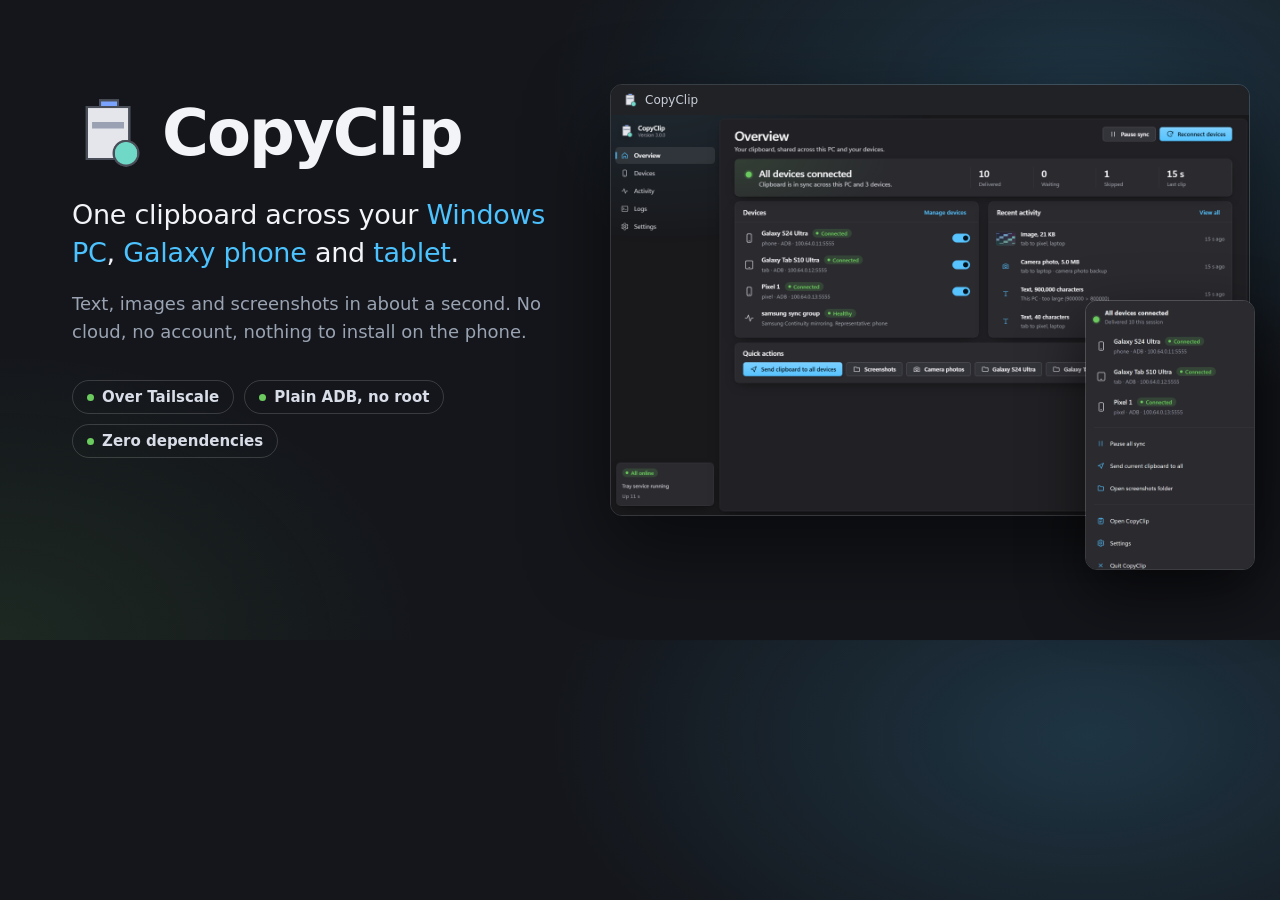
<file: tools/banner/banner.html>
<!doctype html>
<html lang="en"><head><meta charset="utf-8"><title>CopyClip banner</title>
<style>
  :root { --bg: #14161b; --ink: #f2f4f8; --mute: #9aa3b2; --acc: #4cc2ff; --ok: #6ccb5f; }
  * { box-sizing: border-box; margin: 0; }
  body { width: 1280px; height: 640px; overflow: hidden; background:
    radial-gradient(900px 520px at 85% 15%, rgba(76,194,255,.18), transparent 60%),
    radial-gradient(700px 480px at 0% 100%, rgba(108,203,95,.10), transparent 60%), var(--bg);
    color: var(--ink); font-family: "Segoe UI Variable Text", "Segoe UI", system-ui, sans-serif; position: relative; }
  .copy { position: absolute; left: 72px; top: 96px; width: 520px; }
  .brand { display: flex; align-items: center; gap: 18px; }
  .brand img { width: 72px; height: 72px; }
  h1 { font-size: 64px; letter-spacing: -.03em; font-weight: 650; }
  .tag { margin-top: 26px; font-size: 27px; line-height: 38px; font-weight: 500; letter-spacing: -.01em; }
  .tag em { font-style: normal; color: var(--acc); }
  .sub { margin-top: 18px; font-size: 18px; line-height: 28px; color: var(--mute); }
  .chips { margin-top: 34px; display: flex; flex-wrap: wrap; gap: 10px; }
  .chips span { padding: 7px 14px; border-radius: 999px; border: 1px solid rgba(255,255,255,.16); font-size: 15px; font-weight: 600; color: #d8dde7; }
  .chips span::before { content: ""; display: inline-block; width: 7px; height: 7px; border-radius: 50%; background: var(--ok); margin-right: 8px; vertical-align: 1px; }
  .win { position: absolute; left: 610px; top: 84px; width: 640px; border-radius: 12px; overflow: hidden;
    border: 1px solid rgba(255,255,255,.14); box-shadow: 0 30px 80px rgba(0,0,0,.55); }
  .win .bar { height: 30px; background: #202226; display: flex; align-items: center; padding: 0 12px; font-size: 12px; color: #c9ced8; gap: 8px; }
  .win .bar img { width: 14px; height: 14px; }
  .win img.shot { display: block; width: 640px; }
  .flyout { position: absolute; left: 1085px; top: 300px; width: 170px; border-radius: 12px; overflow: hidden;
    border: 1px solid rgba(255,255,255,.18); box-shadow: 0 24px 60px rgba(0,0,0,.6); }
  .flyout img { display: block; width: 170px; }
</style></head>
<body>
  <div class="copy">
    <div class="brand"><img src="../../windows_app/ui/icon.png" alt=""><h1>CopyClip</h1></div>
    <p class="tag">One clipboard across your <em>Windows PC</em>, <em>Galaxy phone</em> and <em>tablet</em>.</p>
    <p class="sub">Text, images and screenshots in about a second. No cloud, no account, nothing to install on the phone.</p>
    <div class="chips"><span>Over Tailscale</span><span>Plain ADB, no root</span><span>Zero dependencies</span></div>
  </div>
  <div class="win"><div class="bar"><img src="../../windows_app/ui/icon.png" alt="">CopyClip</div><img class="shot" src="../../docs/images/overview.png" alt=""></div>
  <div class="flyout"><img src="../../docs/images/flyout.png" alt=""></div>
</body></html>
</file>
